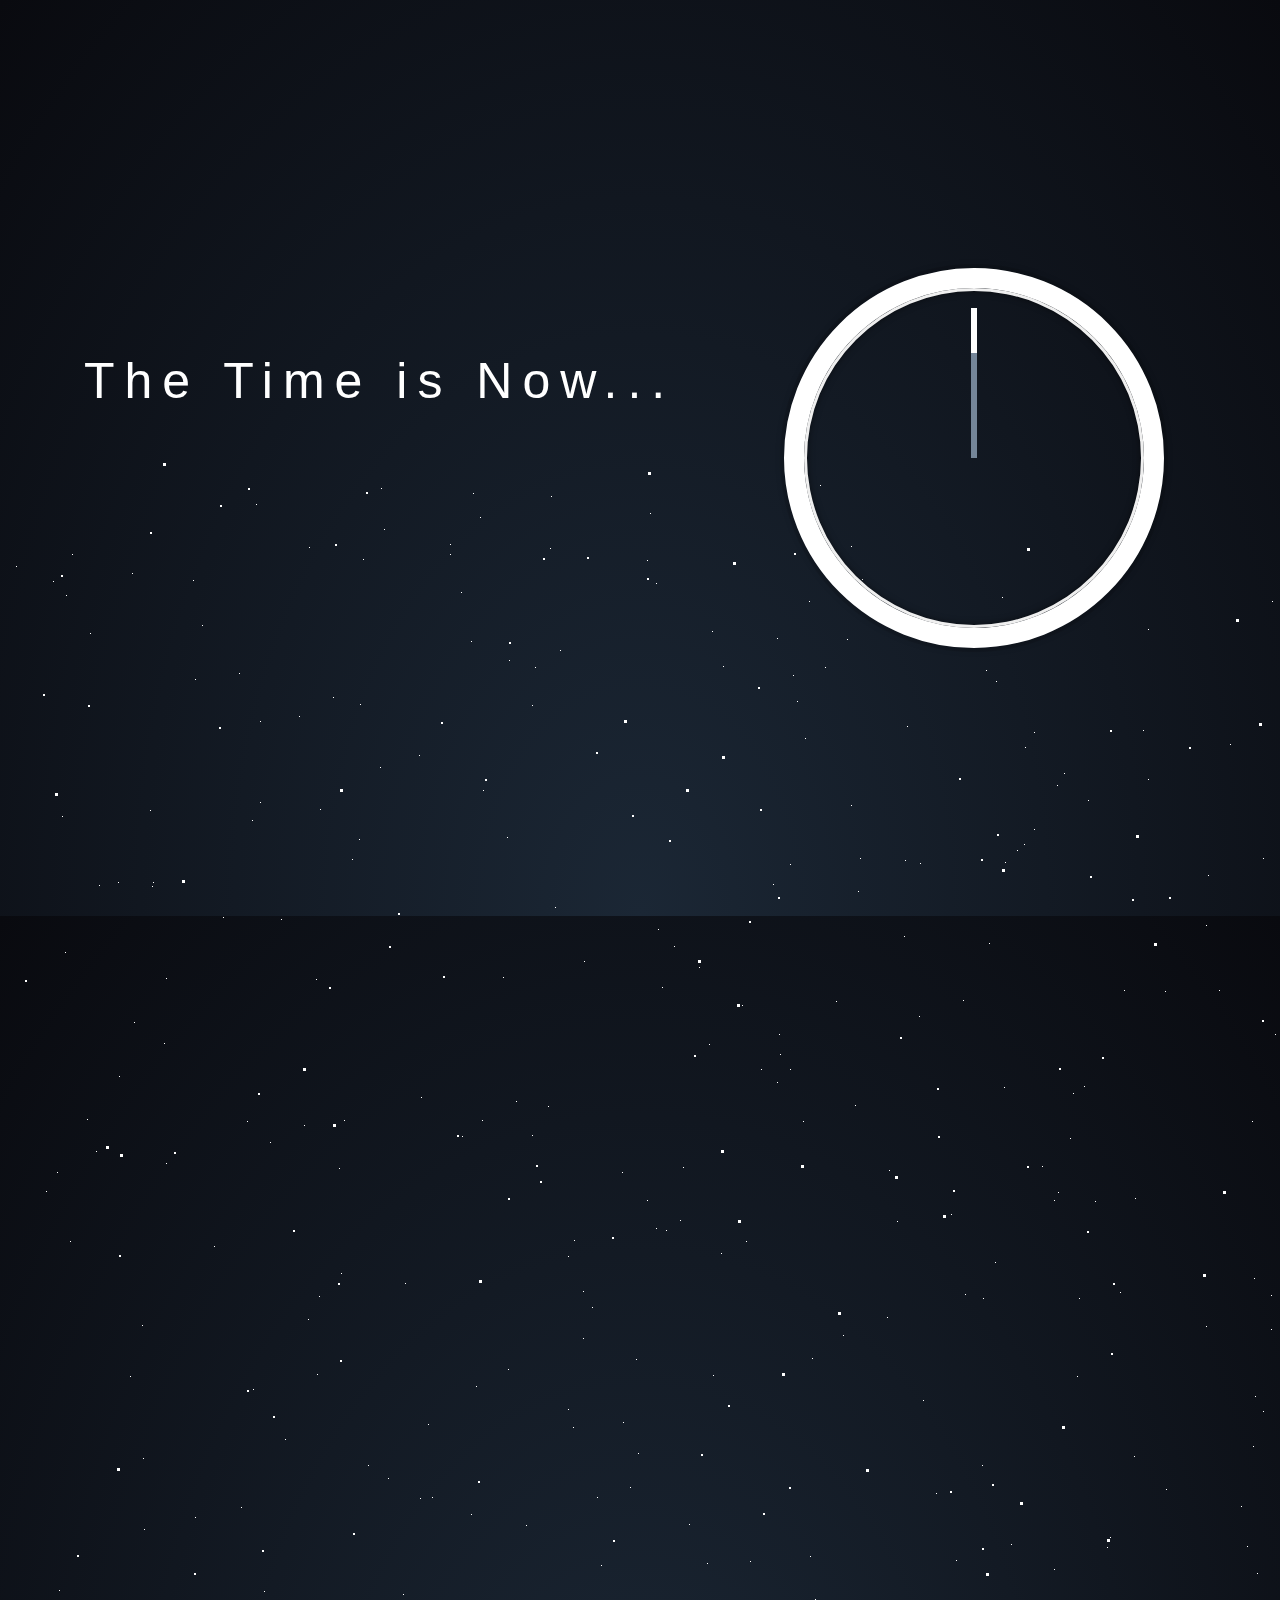
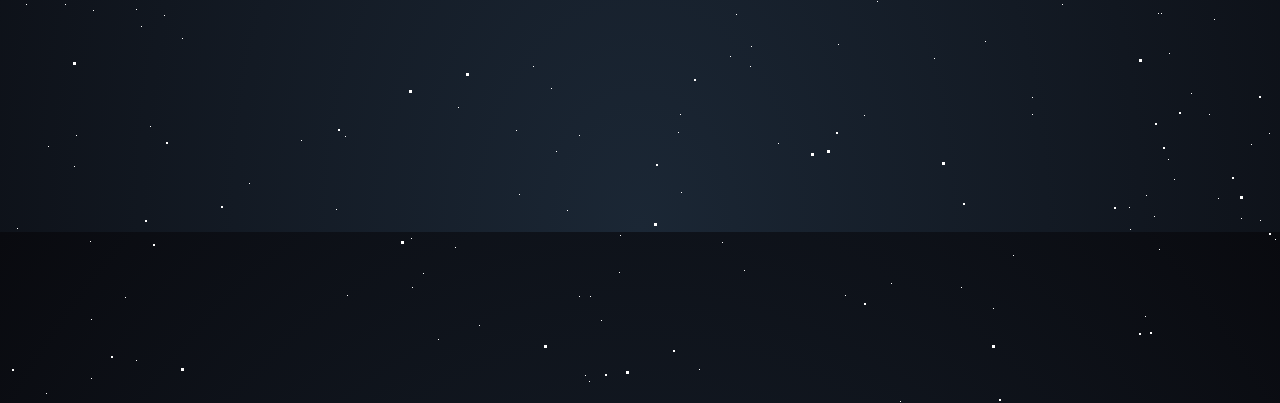
<file: index.html>
<!DOCTYPE html>
<html lang="en">

<head>
    <meta charset="UTF-8">
    <script src="http://code.jquery.com/jquery-1.10.1.min.js"></script>
    <link rel="stylesheet" type="text/css" href="style.css">
    <link rel="stylesheet" type="text/css" href="animations.css">
    <title>Space Clock</title>
</head>

<body>
    <div id="stars"></div>
    <div id="stars2"></div>
    <div id="stars3"></div>
    <h1 id="title" class="pulse">The Time is Now...</h1>
    <div class="clock">
        <div class="clock-face">
            <div class="hand hour-hand"></div>
            <div class="hand min-hand"></div>
            <div class="hand second-hand"></div>
        </div>
    </div>

    <script>
        const secondHand = document.querySelector('.second-hand');
        const minuteHand = document.querySelector('.min-hand');
        const hourHand = document.querySelector('.hour-hand');
        const allHands = document.querySelectorAll('.hand')
        function moveHands() {
            const now = new Date();
            //   seconds
            const seconds = now.getSeconds();
            const secondsDegrees = ((seconds / 60) * 360) + 90;
            //   Minutes
            secondHand.style.transform = `rotate(${secondsDegrees}deg)`;
            const minutes = now.getMinutes();
            const minutesDegrees = ((minutes / 60) * 360) + 90;
            minuteHand.style.transform = `rotate(${minutesDegrees}deg)`;
            //   Hours
            const hour = now.getHours();
            const hourDegrees = ((hour / 12) * 360) + 90;
            hourHand.style.transform = `rotate(${hourDegrees}deg)`;
            // Code to fix bug at 360 deg.
            // once seconds hits 60.
            if (secondsDegrees === 90) {
                allHands.forEach(hand => hand.style.transition = 'none')  // remove the all 0.05s transition
            } else {
                allHands.forEach(hand => hand.style.transition = '')      // using '' removes the inline style and reverts back to the stylesheet
            }
        }
        setInterval(moveHands, 1000);
        
    </script>
</body>

</html>
</file>
<file: style.css>
html {
        background:black;
        background-size:cover;
        font-family:'helvetica neue';
        text-align: center;
        font-size: 10px;
      }
      body {
        font-size: 2rem;
        display:flex;
        flex:1;
        min-height: 100vh;
        align-items: center;
      }
      .clock {
        width: 30rem;
        height: 30rem;
        border:20px solid white;
        border-radius:50%;
        margin:50px auto;
        position: relative;
        padding:2rem;
        box-shadow:
          0 0 0 4px rgba(0,0,0,0.1),
          inset 0 0 0 3px #EFEFEF,
          inset 0 0 10px black,
          0 0 10px rgba(0,0,0,0.2);
      }
      .clock-face {
        position: relative;
        width: 100%;
        height: 100%;
        transform: translateY(-3px); /* account for the height of the clock hands */
      }
      .hand {
        width:50%;
        height:6px;
        background:white;
        position: absolute;
        top:50%;
        transform-origin: 100%;     /* default is 50% which is the center of the element */
        transform: rotate(90deg);   /* sets the hands at 12 o clock */
        transition: all 0.05s; 
        transition-timing-function: cubic-bezier(0.1, 2.7, 0.58, 1)
      }
      /* Custom style to make the hour-hand look more like an hour hand */
      .hour-hand {
        background: linear-gradient(to left, rgba(117,134,153,1) 0%,rgba(117,134,153,1) 70%,rgba(117,134,153,1) 70%,rgba(117,134,153,0) 53%,rgba(117,134,153,0) 100%);
        z-index: 99;
      
        
  
  
  
      }

/* Stars Go Here */ 
/* Thanks to Saransh Sinha on Codepen.com */

html {
    height: auto;
    background: radial-gradient(ellipse at bottom, #1b2735 0%, #090a0f 100%);
    overflow: scroll;
    font-family: 'helvetica neue';
    text-align: center;
    font-size: 10px;
}

#front{
    color: #FFF;
    text-align: center;
    font-family: "lato", sans-serif;
    font-weight: 300;
    font-size: 50px;
    letter-spacing: 10px;
}

#data{
    color: #FFF;
    text-align: center;
    font-family: "lato", sans-serif;
    font-weight: 300;
    font-size: 50px;
    letter-spacing: 10px;
}

#back{
    color: #FFF;
    text-align: center;
    font-family: "lato", sans-serif;
    font-weight: 300;
    font-size: 50px;
    letter-spacing: 10px;
}
  
#stars {
    width: 1px;
    height: 1px;
    background: transparent;
    box-shadow: 1509px 1633px #FFF , 1621px 231px #FFF , 956px 1624px #FFF , 978px 212px #FFF , 1539px 1317px #FFF , 1583px 1342px #FFF , 1921px 1561px #FFF , 1422px 1110px #FFF , 1434px 377px #FFF , 362px 1743px #FFF , 508px 643px #FFF , 1802px 643px #FFF , 1859px 564px #FFF , 1698px 574px #FFF , 1949px 1487px #FFF , 204px 1745px #FFF , 84px 1739px #FFF , 783px 1827px #FFF , 543px 38px #FFF , 203px 1695px #FFF , 1741px 1663px #FFF , 1565px 694px #FFF , 1266px 1980px #FFF , 769px 180px #FFF , 1814px 131px #FFF , 1246px 820px #FFF , 1783px 1726px #FFF , 1618px 1782px #FFF , 1116px 532px #FFF , 1945px 1469px #FFF , 1754px 1798px #FFF , 508px 1272px #FFF , 850px 433px #FFF , 82px 1383px #FFF , 234px 1828px #FFF , 566px 782px #FFF , 1598px 1865px #FFF , 1992px 481px #FFF , 351px 1692px #FFF , 713px 795px #FFF , 1109px 1909px #FFF , 1039px 1631px #FFF , 1821px 1058px #FFF , 518px 1067px #FFF , 1153px 1155px #FFF , 1121px 1349px #FFF , 1158px 1031px #FFF , 648px 770px #FFF , 1936px 760px #FFF , 1046px 1111px #FFF , 1899px 1036px #FFF , 1537px 1725px #FFF , 296px 667px #FFF , 1803px 681px #FFF , 1278px 1466px #FFF , 843px 347px #FFF , 100px 1767px #FFF , 642px 55px #FFF , 1434px 1562px #FFF , 1581px 1101px #FFF , 1255px 400px #FFF , 1835px 836px #FFF , 1922px 1047px #FFF , 1267px 1381px #FFF , 122px 918px #FFF , 879px 859px #FFF , 1569px 763px #FFF , 854px 143px #FFF , 1563px 46px #FFF , 926px 1200px #FFF , 46px 1914px #FFF , 1588px 824px #FFF , 1411px 1189px #FFF , 1791px 561px #FFF , 45px 123px #FFF , 1255px 953px #FFF , 691px 509px #FFF , 955px 542px #FFF , 1045px 1691px #FFF , 307px 1829px #FFF , 159px 1551px #FFF , 1937px 1305px #FFF , 648px 125px #FFF , 1584px 482px #FFF , 57px 1146px #FFF , 1003px 1086px #FFF , 308px 521px #FFF , 1412px 788px #FFF , 463px 183px #FFF , 1415px 1588px #FFF , 83px 1520px #FFF , 1846px 1871px #FFF , 470px 1716px #FFF , 1675px 1893px #FFF , 1637px 1413px #FFF , 1126px 1923px #FFF , 342px 1681px #FFF , 1386px 1515px #FFF , 540px 648px #FFF , 953px 1429px #FFF , 158px 705px #FFF , 1261px 1275px #FFF , 1903px 634px #FFF , 156px 585px #FFF , 1966px 33px #FFF , 843px 88px #FFF , 931px 1562px #FFF , 424px 1039px #FFF , 1860px 1504px #FFF , 1601px 532px #FFF , 1349px 1424px #FFF , 413px 639px #FFF , 1219px 1691px #FFF , 1639px 280px #FFF , 713px 1729px #FFF , 468px 928px #FFF , 1893px 145px #FFF , 1922px 623px #FFF , 454px 678px #FFF , 456px 1656px #FFF , 524px 677px #FFF , 1835px 1332px #FFF , 475px 332px #FFF , 1796px 1704px #FFF , 602px 1897px #FFF , 1711px 1121px #FFF , 1556px 157px #FFF , 9px 1370px #FFF , 1026px 371px #FFF , 1956px 1495px #FFF , 1498px 596px #FFF , 1763px 1897px #FFF , 1247px 938px #FFF , 1206px 1161px #FFF , 1534px 1405px #FFF , 577px 1517px #FFF , 511px 1336px #FFF , 1274px 10px #FFF , 812px 27px #FFF , 1726px 765px #FFF , 206px 788px #FFF , 1682px 872px #FFF , 1146px 1358px #FFF , 1122px 1981px #FFF , 194px 167px #FFF , 1698px 1265px #FFF , 576px 503px #FFF , 1071px 840px #FFF , 1335px 593px #FFF , 681px 1066px #FFF , 1528px 227px #FFF , 1854px 1386px #FFF , 1017px 289px #FFF , 1600px 1936px #FFF , 1869px 524px #FFF , 1293px 934px #FFF , 852px 400px #FFF , 1161px 1195px #FFF , 1648px 617px #FFF , 577px 1929px #FFF , 1409px 162px #FFF , 8px 108px #FFF , 1137px 1458px #FFF , 996px 629px #FFF , 575px 833px #FFF , 1307px 1236px #FFF , 1890px 1825px #FFF , 542px 90px #FFF , 1135px 272px #FFF , 248px 46px #FFF , 672px 1256px #FFF , 932px 1936px #FFF , 103px 1888px #FFF , 1252px 1362px #FFF , 573px 1714px #FFF , 639px 742px #FFF , 628px 901px #FFF , 1807px 894px #FFF , 44px 1805px #FFF , 352px 246px #FFF , 1927px 491px #FFF , 472px 59px #FFF , 1840px 1342px #FFF , 1562px 774px #FFF , 915px 942px #FFF , 13px 1767px #FFF , 1264px 143px #FFF , 1326px 91px #FFF , 960px 1676px #FFF , 734px 547px #FFF , 111px 618px #FFF , 1225px 1849px #FFF , 896px 478px #FFF , 1056px 315px #FFF , 571px 1277px #FFF , 142px 352px #FFF , 1556px 1896px #FFF , 1970px 1770px #FFF , 540px 1806px #FFF , 769px 624px #FFF , 1524px 1614px #FFF , 463px 1056px #FFF , 767px 1732px #FFF , 839px 181px #FFF , 1756px 20px #FFF , 510px 1799px #FFF , 185px 122px #FFF , 742px 1103px #FFF , 524px 247px #FFF , 1978px 521px #FFF , 728px 1156px #FFF , 1330px 1470px #FFF , 297px 1930px #FFF , 1210px 1340px #FFF , 897px 402px #FFF , 134px 867px #FFF , 622px 1029px #FFF , 1541px 75px #FFF , 124px 115px #FFF , 1884px 1475px #FFF , 241px 1325px #FFF , 1804px 739px #FFF , 1263px 871px #FFF , 1660px 841px #FFF , 1087px 743px #FFF , 344px 401px #FFF , 1775px 1813px #FFF , 889px 763px #FFF , 1757px 1626px #FFF , 611px 1414px #FFF , 1726px 1063px #FFF , 1788px 642px #FFF , 525px 1208px #FFF , 787px 1551px #FFF , 1816px 1511px #FFF , 363px 1545px #FFF , 1736px 1921px #FFF , 1652px 1916px #FFF , 1140px 171px #FFF , 309px 916px #FFF , 1272px 436px #FFF , 1367px 1160px #FFF , 1877px 207px #FFF , 770px 1285px #FFF , 1510px 427px #FFF , 876px 1707px #FFF , 380px 1020px #FFF , 1086px 1622px #FFF , 1273px 1604px #FFF , 1157px 533px #FFF , 1311px 1002px #FFF , 1572px 1461px #FFF , 571px 1438px #FFF , 1610px 1612px #FFF , 1099px 1089px #FFF , 1198px 467px #FFF , 1588px 1484px #FFF , 490px 1839px #FFF , 471px 1467px #FFF , 802px 1098px #FFF , 1605px 606px #FFF , 355px 1813px #FFF , 994px 139px #FFF , 215px 459px #FFF , 1287px 493px #FFF , 499px 379px #FFF , 1902px 1606px #FFF , 447px 1389px #FFF , 355px 101px #FFF , 233px 1049px #FFF , 1122px 1371px #FFF , 1947px 1369px #FFF , 88px 693px #FFF , 1275px 92px #FFF , 202px 1602px #FFF , 1868px 1932px #FFF , 91px 427px #FFF , 442px 96px #FFF , 292px 1751px #FFF , 957px 836px #FFF , 1581px 789px #FFF , 245px 931px #FFF , 1126px 998px #FFF , 830px 1186px #FFF , 1436px 582px #FFF , 581px 1523px #FFF , 704px 173px #FFF , 1201px 1256px #FFF , 817px 209px #FFF , 1898px 365px #FFF , 328px 1351px #FFF , 1583px 1084px #FFF , 1715px 698px #FFF , 311px 838px #FFF , 1793px 1475px #FFF , 906px 1603px #FFF , 1613px 1702px #FFF , 829px 1873px #FFF , 797px 280px #FFF , 252px 263px #FFF , 194px 1575px #FFF , 85px 1152px #FFF , 668px 1929px #FFF , 1714px 507px #FFF , 144px 428px #FFF , 1303px 742px #FFF , 856px 1257px #FFF , 336px 662px #FFF , 1896px 1375px #FFF , 810px 1729px #FFF , 614px 714px #FFF , 1597px 444px #FFF , 558px 1842px #FFF , 974px 1007px #FFF , 1984px 253px #FFF , 68px 1277px #FFF , 1835px 1845px #FFF , 681px 1602px #FFF , 658px 772px #FFF , 1947px 1567px #FFF , 981px 485px #FFF , 1355px 929px #FFF , 1694px 1px #FFF , 1901px 980px #FFF , 912px 405px #FFF , 1449px 1817px #FFF , 670px 1274px #FFF , 239px 663px #FFF , 10px 1892px #FFF , 1363px 1284px #FFF , 827px 1804px #FFF , 1929px 1884px #FFF , 928px 1035px #FFF , 1431px 90px #FFF , 252px 344px #FFF , 395px 1136px #FFF , 610px 1712px #FFF , 817px 1844px #FFF , 1034px 708px #FFF , 1856px 1066px #FFF , 1009px 392px #FFF , 301px 89px #FFF , 1659px 1660px #FFF , 1965px 217px #FFF , 881px 712px #FFF , 277px 981px #FFF , 1967px 1904px #FFF , 1650px 1576px #FFF , 1614px 363px #FFF , 436px 1594px #FFF , 1062px 680px #FFF , 1813px 205px #FFF , 739px 1774px #FFF , 173px 1593px #FFF , 1726px 1406px #FFF , 1790px 1364px #FFF , 753px 611px #FFF , 1530px 1259px #FFF , 1373px 804px #FFF , 1208px 1924px #FFF , 1890px 134px #FFF , 589px 1039px #FFF , 1780px 110px #FFF , 552px 192px #FFF , 1211px 532px #FFF , 1985px 1554px #FFF , 1805px 506px #FFF , 1385px 1142px #FFF , 699px 1105px #FFF , 311px 1901px #FFF , 1560px 589px #FFF , 337px 1893px #FFF , 1243px 1286px #FFF , 715px 208px #FFF , 1573px 500px #FFF , 587px 1807px #FFF , 642px 1832px #FFF , 534px 1862px #FFF , 1076px 628px #FFF , 1429px 1049px #FFF , 865px 1784px #FFF , 722px 1198px #FFF , 548px 1293px #FFF , 1753px 1750px #FFF , 1708px 1884px #FFF , 1460px 1308px #FFF , 273px 461px #FFF , 1883px 965px #FFF , 187px 1059px #FFF , 351px 381px #FFF , 1797px 1850px #FFF , 1692px 1914px #FFF , 300px 861px #FFF , 987px 1826px #FFF , 1791px 99px #FFF , 128px 1502px #FFF , 543px 1230px #FFF , 1331px 72px #FFF , 404px 1429px #FFF , 30px 1861px #FFF , 1657px 275px #FFF , 339px 1437px #FFF , 1608px 792px #FFF , 1267px 576px #FFF , 1245px 988px #FFF , 883px 1425px #FFF , 902px 1967px #FFF , 1602px 1186px #FFF , 1233px 1048px #FFF , 1845px 581px #FFF , 332px 1917px #FFF , 1923px 617px #FFF , 1861px 1972px #FFF , 135px 1000px #FFF , 1602px 363px #FFF , 1307px 876px #FFF , 560px 1622px #FFF , 1996px 1881px #FFF , 738px 783px #FFF , 1568px 1968px #FFF , 639px 102px #FFF , 892px 1543px #FFF , 1637px 1826px #FFF , 319px 1740px #FFF , 57px 494px #FFF , 1943px 1267px #FFF , 785px 217px #FFF , 742px 1208px #FFF , 1394px 757px #FFF , 584px 849px #FFF , 1085px 1619px #FFF , 1419px 1483px #FFF , 1915px 272px #FFF , 1369px 531px #FFF , 1160px 1301px #FFF , 582px 1438px #FFF , 559px 1352px #FFF , 430px 1481px #FFF , 1906px 1985px #FFF , 136px 1071px #FFF , 868px 1873px #FFF , 1491px 499px #FFF , 20px 1596px #FFF , 1720px 1701px #FFF , 1337px 272px #FFF , 1049px 327px #FFF , 527px 209px #FFF , 560px 951px #FFF , 691px 1511px #FFF , 789px 243px #FFF , 1024px 1239px #FFF , 796px 1576px #FFF , 1325px 421px #FFF , 312px 351px #FFF , 18px 1146px #FFF , 1402px 476px #FFF , 1055px 970px #FFF , 90px 1657px #FFF , 1680px 374px #FFF , 1127px 740px #FFF , 156px 1667px #FFF , 1436px 419px #FFF , 1867px 956px #FFF , 1200px 417px #FFF , 1303px 210px #FFF , 1166px 1321px #FFF , 420px 966px #FFF , 771px 576px #FFF , 1416px 1603px #FFF , 51px 1132px #FFF , 244px 362px #FFF , 1978px 607px #FFF , 1798px 1315px #FFF , 1572px 934px #FFF , 911px 558px #FFF , 1529px 1797px #FFF , 376px 71px #FFF , 1244px 663px #FFF , 453px 134px #FFF , 1024px 1256px #FFF , 1419px 1745px #FFF , 75px 1639px #FFF , 807px 1141px #FFF , 1549px 1121px #FFF , 1646px 963px #FFF , 673px 1334px #FFF , 495px 519px #FFF , 1705px 1771px #FFF , 1787px 935px #FFF , 1826px 1012px #FFF , 1112px 834px #FFF , 778px 1994px #FFF , 1671px 1087px #FFF , 126px 564px #FFF , 1554px 1362px #FFF , 1437px 1322px #FFF , 743px 1188px #FFF , 117px 1439px #FFF , 1950px 143px #FFF , 1394px 1513px #FFF , 1521px 397px #FFF , 1568px 351px #FFF , 79px 661px #FFF , 1473px 1784px #FFF , 412px 1040px #FFF , 1233px 1360px #FFF , 1198px 868px #FFF , 1043px 1602px #FFF , 110px 424px #FFF , 1246px 1657px #FFF , 977px 1183px #FFF , 1538px 1448px #FFF , 82px 175px #FFF , 1483px 99px #FFF , 142px 1268px #FFF , 1441px 1352px #FFF , 736px 1412px #FFF , 1102px 1079px #FFF , 1972px 828px #FFF , 1151px 1391px #FFF , 547px 449px #FFF , 1303px 1349px #FFF , 1402px 582px #FFF , 847px 647px #FFF , 765px 426px #FFF , 1875px 1989px #FFF , 1054px 1146px #FFF , 331px 710px #FFF , 701px 586px #FFF , 1697px 1415px #FFF , 926px 1751px #FFF , 890px 1816px #FFF , 1787px 1456px #FFF , 985px 1450px #FFF , 795px 663px #FFF , 40px 1288px #FFF , 650px 471px #FFF , 1280px 1861px #FFF , 145px 424px #FFF , 1559px 852px #FFF , 1065px 635px #FFF , 378px 1643px #FFF , 1507px 1989px #FFF , 835px 877px #FFF , 1609px 451px #FFF , 666px 488px #FFF , 1768px 416px #FFF , 156px 1157px #FFF , 1589px 1101px #FFF , 1365px 295px #FFF , 1905px 1555px #FFF , 1639px 1068px #FFF , 1719px 1348px #FFF , 782px 611px #FFF , 1239px 1088px #FFF , 373px 30px #FFF , 854px 121px #FFF , 1528px 1495px #FFF , 1412px 1267px #FFF , 1372px 1116px #FFF , 511px 1556px #FFF , 62px 783px #FFF , 38px 733px #FFF , 1372px 1181px #FFF , 675px 709px #FFF , 49px 714px #FFF , 1279px 147px #FFF , 54px 358px #FFF , 1174px 1683px #FFF , 1276px 1893px #FFF , 397px 825px #FFF , 293px 1282px #FFF , 465px 35px #FFF , 84px 1610px #FFF , 1283px 1716px #FFF , 256px 1133px #FFF , 1050px 734px #FFF , 1275px 698px #FFF , 325px 239px #FFF , 1569px 1093px #FFF , 714px 1384px #FFF , 1539px 769px #FFF , 442px 86px #FFF , 411px 297px #FFF , 615px 964px #FFF , 66px 1308px #FFF , 1818px 1940px #FFF , 128px 1151px #FFF , 1661px 130px #FFF , 612px 1377px #FFF , 1877px 146px #FFF , 1005px 1397px #FFF , 1150px 1155px #FFF , 1138px 1337px #FFF , 1585px 196px #FFF , 804px 900px #FFF , 837px 1437px #FFF , 1337px 1519px #FFF , 1814px 724px #FFF , 575px 880px #FFF , 1249px 1115px #FFF , 705px 917px #FFF , 1470px 710px #FFF , 1395px 1324px #FFF , 1484px 1605px #FFF , 133px 1168px #FFF , 403px 1380px #FFF , 1873px 1880px #FFF , 291px 258px #FFF , 1459px 426px #FFF , 1016px 386px #FFF , 997px 404px #FFF , 606px 1730px #FFF , 593px 1107px #FFF , 1385px 44px #FFF , 1080px 342px #FFF , 987px 804px #FFF , 1183px 1235px #FFF , 221px 1815px #FFF , 337px 1278px #FFF , 1994px 59px #FFF , 450px 1249px #FFF , 869px 1143px #FFF , 948px 1102px #FFF , 988px 223px #FFF , 62px 1932px #FFF , 672px 762px #FFF , 415px 1415px #FFF , 1956px 1543px #FFF , 1688px 1449px #FFF , 1659px 1468px #FFF , 1380px 1823px #FFF , 38px 1535px #FFF , 796px 1672px #FFF , 1026px 274px #FFF , 1061px 1595px #FFF , 630px 995px #FFF , 1445px 1002px #FFF , 1587px 675px #FFF , 1676px 623px #FFF , 1069px 918px #FFF , 231px 215px #FFF , 1693px 1642px #FFF , 1577px 980px #FFF , 802px 1930px #FFF , 1232px 1575px #FFF , 899px 268px #FFF , 782px 406px #FFF , 1424px 913px #FFF , 1140px 321px #FFF , 83px 1461px #FFF , 1279px 401px #FFF , 1222px 286px #FFF , 602px 1894px #FFF , 593px 1462px #FFF , 654px 529px #FFF , 1704px 1228px #FFF , 1760px 537px #FFF , 828px 543px #FFF , 1263px 837px #FFF , 1921px 1311px #FFF , 500px 911px #FFF , 1403px 106px #FFF , 64px 96px #FFF , 565px 969px #FFF , 1885px 639px #FFF , 801px 143px #FFF , 1120px 1913px #FFF , 333px 815px #FFF , 174px 1180px #FFF , 158px 520px #FFF , 187px 221px #FFF , 498px 1559px #FFF , 1388px 1676px #FFF , 1732px 723px #FFF , 772px 596px #FFF , 1674px 1984px #FFF , 943px 756px #FFF , 1046px 742px #FFF , 360px 1007px #FFF , 1462px 902px #FFF , 143px 1824px #FFF , 1821px 1342px #FFF , 1607px 342px #FFF , 1345px 1579px #FFF , 262px 684px #FFF , 989px 1886px #FFF , 975px 840px #FFF , 1546px 1172px #FFF , 58px 1717px #FFF , 372px 309px #FFF , 1303px 1550px #FFF , 469px 1911px #FFF , 1513px 347px #FFF , 15px 1873px #FFF , 474px 662px #FFF , 1817px 148px #FFF , 58px 137px #FFF , 560px 798px #FFF , 501px 202px #FFF;
    animation: animStar 50s linear infinite;
}
#stars:after {
    content: " ";
    position: absolute;
    top: 2000px;
    width: 1px;
    height: 1px;
    background: transparent;
    box-shadow: 1509px 1633px #FFF , 1621px 231px #FFF , 956px 1624px #FFF , 978px 212px #FFF , 1539px 1317px #FFF , 1583px 1342px #FFF , 1921px 1561px #FFF , 1422px 1110px #FFF , 1434px 377px #FFF , 362px 1743px #FFF , 508px 643px #FFF , 1802px 643px #FFF , 1859px 564px #FFF , 1698px 574px #FFF , 1949px 1487px #FFF , 204px 1745px #FFF , 84px 1739px #FFF , 783px 1827px #FFF , 543px 38px #FFF , 203px 1695px #FFF , 1741px 1663px #FFF , 1565px 694px #FFF , 1266px 1980px #FFF , 769px 180px #FFF , 1814px 131px #FFF , 1246px 820px #FFF , 1783px 1726px #FFF , 1618px 1782px #FFF , 1116px 532px #FFF , 1945px 1469px #FFF , 1754px 1798px #FFF , 508px 1272px #FFF , 850px 433px #FFF , 82px 1383px #FFF , 234px 1828px #FFF , 566px 782px #FFF , 1598px 1865px #FFF , 1992px 481px #FFF , 351px 1692px #FFF , 713px 795px #FFF , 1109px 1909px #FFF , 1039px 1631px #FFF , 1821px 1058px #FFF , 518px 1067px #FFF , 1153px 1155px #FFF , 1121px 1349px #FFF , 1158px 1031px #FFF , 648px 770px #FFF , 1936px 760px #FFF , 1046px 1111px #FFF , 1899px 1036px #FFF , 1537px 1725px #FFF , 296px 667px #FFF , 1803px 681px #FFF , 1278px 1466px #FFF , 843px 347px #FFF , 100px 1767px #FFF , 642px 55px #FFF , 1434px 1562px #FFF , 1581px 1101px #FFF , 1255px 400px #FFF , 1835px 836px #FFF , 1922px 1047px #FFF , 1267px 1381px #FFF , 122px 918px #FFF , 879px 859px #FFF , 1569px 763px #FFF , 854px 143px #FFF , 1563px 46px #FFF , 926px 1200px #FFF , 46px 1914px #FFF , 1588px 824px #FFF , 1411px 1189px #FFF , 1791px 561px #FFF , 45px 123px #FFF , 1255px 953px #FFF , 691px 509px #FFF , 955px 542px #FFF , 1045px 1691px #FFF , 307px 1829px #FFF , 159px 1551px #FFF , 1937px 1305px #FFF , 648px 125px #FFF , 1584px 482px #FFF , 57px 1146px #FFF , 1003px 1086px #FFF , 308px 521px #FFF , 1412px 788px #FFF , 463px 183px #FFF , 1415px 1588px #FFF , 83px 1520px #FFF , 1846px 1871px #FFF , 470px 1716px #FFF , 1675px 1893px #FFF , 1637px 1413px #FFF , 1126px 1923px #FFF , 342px 1681px #FFF , 1386px 1515px #FFF , 540px 648px #FFF , 953px 1429px #FFF , 158px 705px #FFF , 1261px 1275px #FFF , 1903px 634px #FFF , 156px 585px #FFF , 1966px 33px #FFF , 843px 88px #FFF , 931px 1562px #FFF , 424px 1039px #FFF , 1860px 1504px #FFF , 1601px 532px #FFF , 1349px 1424px #FFF , 413px 639px #FFF , 1219px 1691px #FFF , 1639px 280px #FFF , 713px 1729px #FFF , 468px 928px #FFF , 1893px 145px #FFF , 1922px 623px #FFF , 454px 678px #FFF , 456px 1656px #FFF , 524px 677px #FFF , 1835px 1332px #FFF , 475px 332px #FFF , 1796px 1704px #FFF , 602px 1897px #FFF , 1711px 1121px #FFF , 1556px 157px #FFF , 9px 1370px #FFF , 1026px 371px #FFF , 1956px 1495px #FFF , 1498px 596px #FFF , 1763px 1897px #FFF , 1247px 938px #FFF , 1206px 1161px #FFF , 1534px 1405px #FFF , 577px 1517px #FFF , 511px 1336px #FFF , 1274px 10px #FFF , 812px 27px #FFF , 1726px 765px #FFF , 206px 788px #FFF , 1682px 872px #FFF , 1146px 1358px #FFF , 1122px 1981px #FFF , 194px 167px #FFF , 1698px 1265px #FFF , 576px 503px #FFF , 1071px 840px #FFF , 1335px 593px #FFF , 681px 1066px #FFF , 1528px 227px #FFF , 1854px 1386px #FFF , 1017px 289px #FFF , 1600px 1936px #FFF , 1869px 524px #FFF , 1293px 934px #FFF , 852px 400px #FFF , 1161px 1195px #FFF , 1648px 617px #FFF , 577px 1929px #FFF , 1409px 162px #FFF , 8px 108px #FFF , 1137px 1458px #FFF , 996px 629px #FFF , 575px 833px #FFF , 1307px 1236px #FFF , 1890px 1825px #FFF , 542px 90px #FFF , 1135px 272px #FFF , 248px 46px #FFF , 672px 1256px #FFF , 932px 1936px #FFF , 103px 1888px #FFF , 1252px 1362px #FFF , 573px 1714px #FFF , 639px 742px #FFF , 628px 901px #FFF , 1807px 894px #FFF , 44px 1805px #FFF , 352px 246px #FFF , 1927px 491px #FFF , 472px 59px #FFF , 1840px 1342px #FFF , 1562px 774px #FFF , 915px 942px #FFF , 13px 1767px #FFF , 1264px 143px #FFF , 1326px 91px #FFF , 960px 1676px #FFF , 734px 547px #FFF , 111px 618px #FFF , 1225px 1849px #FFF , 896px 478px #FFF , 1056px 315px #FFF , 571px 1277px #FFF , 142px 352px #FFF , 1556px 1896px #FFF , 1970px 1770px #FFF , 540px 1806px #FFF , 769px 624px #FFF , 1524px 1614px #FFF , 463px 1056px #FFF , 767px 1732px #FFF , 839px 181px #FFF , 1756px 20px #FFF , 510px 1799px #FFF , 185px 122px #FFF , 742px 1103px #FFF , 524px 247px #FFF , 1978px 521px #FFF , 728px 1156px #FFF , 1330px 1470px #FFF , 297px 1930px #FFF , 1210px 1340px #FFF , 897px 402px #FFF , 134px 867px #FFF , 622px 1029px #FFF , 1541px 75px #FFF , 124px 115px #FFF , 1884px 1475px #FFF , 241px 1325px #FFF , 1804px 739px #FFF , 1263px 871px #FFF , 1660px 841px #FFF , 1087px 743px #FFF , 344px 401px #FFF , 1775px 1813px #FFF , 889px 763px #FFF , 1757px 1626px #FFF , 611px 1414px #FFF , 1726px 1063px #FFF , 1788px 642px #FFF , 525px 1208px #FFF , 787px 1551px #FFF , 1816px 1511px #FFF , 363px 1545px #FFF , 1736px 1921px #FFF , 1652px 1916px #FFF , 1140px 171px #FFF , 309px 916px #FFF , 1272px 436px #FFF , 1367px 1160px #FFF , 1877px 207px #FFF , 770px 1285px #FFF , 1510px 427px #FFF , 876px 1707px #FFF , 380px 1020px #FFF , 1086px 1622px #FFF , 1273px 1604px #FFF , 1157px 533px #FFF , 1311px 1002px #FFF , 1572px 1461px #FFF , 571px 1438px #FFF , 1610px 1612px #FFF , 1099px 1089px #FFF , 1198px 467px #FFF , 1588px 1484px #FFF , 490px 1839px #FFF , 471px 1467px #FFF , 802px 1098px #FFF , 1605px 606px #FFF , 355px 1813px #FFF , 994px 139px #FFF , 215px 459px #FFF , 1287px 493px #FFF , 499px 379px #FFF , 1902px 1606px #FFF , 447px 1389px #FFF , 355px 101px #FFF , 233px 1049px #FFF , 1122px 1371px #FFF , 1947px 1369px #FFF , 88px 693px #FFF , 1275px 92px #FFF , 202px 1602px #FFF , 1868px 1932px #FFF , 91px 427px #FFF , 442px 96px #FFF , 292px 1751px #FFF , 957px 836px #FFF , 1581px 789px #FFF , 245px 931px #FFF , 1126px 998px #FFF , 830px 1186px #FFF , 1436px 582px #FFF , 581px 1523px #FFF , 704px 173px #FFF , 1201px 1256px #FFF , 817px 209px #FFF , 1898px 365px #FFF , 328px 1351px #FFF , 1583px 1084px #FFF , 1715px 698px #FFF , 311px 838px #FFF , 1793px 1475px #FFF , 906px 1603px #FFF , 1613px 1702px #FFF , 829px 1873px #FFF , 797px 280px #FFF , 252px 263px #FFF , 194px 1575px #FFF , 85px 1152px #FFF , 668px 1929px #FFF , 1714px 507px #FFF , 144px 428px #FFF , 1303px 742px #FFF , 856px 1257px #FFF , 336px 662px #FFF , 1896px 1375px #FFF , 810px 1729px #FFF , 614px 714px #FFF , 1597px 444px #FFF , 558px 1842px #FFF , 974px 1007px #FFF , 1984px 253px #FFF , 68px 1277px #FFF , 1835px 1845px #FFF , 681px 1602px #FFF , 658px 772px #FFF , 1947px 1567px #FFF , 981px 485px #FFF , 1355px 929px #FFF , 1694px 1px #FFF , 1901px 980px #FFF , 912px 405px #FFF , 1449px 1817px #FFF , 670px 1274px #FFF , 239px 663px #FFF , 10px 1892px #FFF , 1363px 1284px #FFF , 827px 1804px #FFF , 1929px 1884px #FFF , 928px 1035px #FFF , 1431px 90px #FFF , 252px 344px #FFF , 395px 1136px #FFF , 610px 1712px #FFF , 817px 1844px #FFF , 1034px 708px #FFF , 1856px 1066px #FFF , 1009px 392px #FFF , 301px 89px #FFF , 1659px 1660px #FFF , 1965px 217px #FFF , 881px 712px #FFF , 277px 981px #FFF , 1967px 1904px #FFF , 1650px 1576px #FFF , 1614px 363px #FFF , 436px 1594px #FFF , 1062px 680px #FFF , 1813px 205px #FFF , 739px 1774px #FFF , 173px 1593px #FFF , 1726px 1406px #FFF , 1790px 1364px #FFF , 753px 611px #FFF , 1530px 1259px #FFF , 1373px 804px #FFF , 1208px 1924px #FFF , 1890px 134px #FFF , 589px 1039px #FFF , 1780px 110px #FFF , 552px 192px #FFF , 1211px 532px #FFF , 1985px 1554px #FFF , 1805px 506px #FFF , 1385px 1142px #FFF , 699px 1105px #FFF , 311px 1901px #FFF , 1560px 589px #FFF , 337px 1893px #FFF , 1243px 1286px #FFF , 715px 208px #FFF , 1573px 500px #FFF , 587px 1807px #FFF , 642px 1832px #FFF , 534px 1862px #FFF , 1076px 628px #FFF , 1429px 1049px #FFF , 865px 1784px #FFF , 722px 1198px #FFF , 548px 1293px #FFF , 1753px 1750px #FFF , 1708px 1884px #FFF , 1460px 1308px #FFF , 273px 461px #FFF , 1883px 965px #FFF , 187px 1059px #FFF , 351px 381px #FFF , 1797px 1850px #FFF , 1692px 1914px #FFF , 300px 861px #FFF , 987px 1826px #FFF , 1791px 99px #FFF , 128px 1502px #FFF , 543px 1230px #FFF , 1331px 72px #FFF , 404px 1429px #FFF , 30px 1861px #FFF , 1657px 275px #FFF , 339px 1437px #FFF , 1608px 792px #FFF , 1267px 576px #FFF , 1245px 988px #FFF , 883px 1425px #FFF , 902px 1967px #FFF , 1602px 1186px #FFF , 1233px 1048px #FFF , 1845px 581px #FFF , 332px 1917px #FFF , 1923px 617px #FFF , 1861px 1972px #FFF , 135px 1000px #FFF , 1602px 363px #FFF , 1307px 876px #FFF , 560px 1622px #FFF , 1996px 1881px #FFF , 738px 783px #FFF , 1568px 1968px #FFF , 639px 102px #FFF , 892px 1543px #FFF , 1637px 1826px #FFF , 319px 1740px #FFF , 57px 494px #FFF , 1943px 1267px #FFF , 785px 217px #FFF , 742px 1208px #FFF , 1394px 757px #FFF , 584px 849px #FFF , 1085px 1619px #FFF , 1419px 1483px #FFF , 1915px 272px #FFF , 1369px 531px #FFF , 1160px 1301px #FFF , 582px 1438px #FFF , 559px 1352px #FFF , 430px 1481px #FFF , 1906px 1985px #FFF , 136px 1071px #FFF , 868px 1873px #FFF , 1491px 499px #FFF , 20px 1596px #FFF , 1720px 1701px #FFF , 1337px 272px #FFF , 1049px 327px #FFF , 527px 209px #FFF , 560px 951px #FFF , 691px 1511px #FFF , 789px 243px #FFF , 1024px 1239px #FFF , 796px 1576px #FFF , 1325px 421px #FFF , 312px 351px #FFF , 18px 1146px #FFF , 1402px 476px #FFF , 1055px 970px #FFF , 90px 1657px #FFF , 1680px 374px #FFF , 1127px 740px #FFF , 156px 1667px #FFF , 1436px 419px #FFF , 1867px 956px #FFF , 1200px 417px #FFF , 1303px 210px #FFF , 1166px 1321px #FFF , 420px 966px #FFF , 771px 576px #FFF , 1416px 1603px #FFF , 51px 1132px #FFF , 244px 362px #FFF , 1978px 607px #FFF , 1798px 1315px #FFF , 1572px 934px #FFF , 911px 558px #FFF , 1529px 1797px #FFF , 376px 71px #FFF , 1244px 663px #FFF , 453px 134px #FFF , 1024px 1256px #FFF , 1419px 1745px #FFF , 75px 1639px #FFF , 807px 1141px #FFF , 1549px 1121px #FFF , 1646px 963px #FFF , 673px 1334px #FFF , 495px 519px #FFF , 1705px 1771px #FFF , 1787px 935px #FFF , 1826px 1012px #FFF , 1112px 834px #FFF , 778px 1994px #FFF , 1671px 1087px #FFF , 126px 564px #FFF , 1554px 1362px #FFF , 1437px 1322px #FFF , 743px 1188px #FFF , 117px 1439px #FFF , 1950px 143px #FFF , 1394px 1513px #FFF , 1521px 397px #FFF , 1568px 351px #FFF , 79px 661px #FFF , 1473px 1784px #FFF , 412px 1040px #FFF , 1233px 1360px #FFF , 1198px 868px #FFF , 1043px 1602px #FFF , 110px 424px #FFF , 1246px 1657px #FFF , 977px 1183px #FFF , 1538px 1448px #FFF , 82px 175px #FFF , 1483px 99px #FFF , 142px 1268px #FFF , 1441px 1352px #FFF , 736px 1412px #FFF , 1102px 1079px #FFF , 1972px 828px #FFF , 1151px 1391px #FFF , 547px 449px #FFF , 1303px 1349px #FFF , 1402px 582px #FFF , 847px 647px #FFF , 765px 426px #FFF , 1875px 1989px #FFF , 1054px 1146px #FFF , 331px 710px #FFF , 701px 586px #FFF , 1697px 1415px #FFF , 926px 1751px #FFF , 890px 1816px #FFF , 1787px 1456px #FFF , 985px 1450px #FFF , 795px 663px #FFF , 40px 1288px #FFF , 650px 471px #FFF , 1280px 1861px #FFF , 145px 424px #FFF , 1559px 852px #FFF , 1065px 635px #FFF , 378px 1643px #FFF , 1507px 1989px #FFF , 835px 877px #FFF , 1609px 451px #FFF , 666px 488px #FFF , 1768px 416px #FFF , 156px 1157px #FFF , 1589px 1101px #FFF , 1365px 295px #FFF , 1905px 1555px #FFF , 1639px 1068px #FFF , 1719px 1348px #FFF , 782px 611px #FFF , 1239px 1088px #FFF , 373px 30px #FFF , 854px 121px #FFF , 1528px 1495px #FFF , 1412px 1267px #FFF , 1372px 1116px #FFF , 511px 1556px #FFF , 62px 783px #FFF , 38px 733px #FFF , 1372px 1181px #FFF , 675px 709px #FFF , 49px 714px #FFF , 1279px 147px #FFF , 54px 358px #FFF , 1174px 1683px #FFF , 1276px 1893px #FFF , 397px 825px #FFF , 293px 1282px #FFF , 465px 35px #FFF , 84px 1610px #FFF , 1283px 1716px #FFF , 256px 1133px #FFF , 1050px 734px #FFF , 1275px 698px #FFF , 325px 239px #FFF , 1569px 1093px #FFF , 714px 1384px #FFF , 1539px 769px #FFF , 442px 86px #FFF , 411px 297px #FFF , 615px 964px #FFF , 66px 1308px #FFF , 1818px 1940px #FFF , 128px 1151px #FFF , 1661px 130px #FFF , 612px 1377px #FFF , 1877px 146px #FFF , 1005px 1397px #FFF , 1150px 1155px #FFF , 1138px 1337px #FFF , 1585px 196px #FFF , 804px 900px #FFF , 837px 1437px #FFF , 1337px 1519px #FFF , 1814px 724px #FFF , 575px 880px #FFF , 1249px 1115px #FFF , 705px 917px #FFF , 1470px 710px #FFF , 1395px 1324px #FFF , 1484px 1605px #FFF , 133px 1168px #FFF , 403px 1380px #FFF , 1873px 1880px #FFF , 291px 258px #FFF , 1459px 426px #FFF , 1016px 386px #FFF , 997px 404px #FFF , 606px 1730px #FFF , 593px 1107px #FFF , 1385px 44px #FFF , 1080px 342px #FFF , 987px 804px #FFF , 1183px 1235px #FFF , 221px 1815px #FFF , 337px 1278px #FFF , 1994px 59px #FFF , 450px 1249px #FFF , 869px 1143px #FFF , 948px 1102px #FFF , 988px 223px #FFF , 62px 1932px #FFF , 672px 762px #FFF , 415px 1415px #FFF , 1956px 1543px #FFF , 1688px 1449px #FFF , 1659px 1468px #FFF , 1380px 1823px #FFF , 38px 1535px #FFF , 796px 1672px #FFF , 1026px 274px #FFF , 1061px 1595px #FFF , 630px 995px #FFF , 1445px 1002px #FFF , 1587px 675px #FFF , 1676px 623px #FFF , 1069px 918px #FFF , 231px 215px #FFF , 1693px 1642px #FFF , 1577px 980px #FFF , 802px 1930px #FFF , 1232px 1575px #FFF , 899px 268px #FFF , 782px 406px #FFF , 1424px 913px #FFF , 1140px 321px #FFF , 83px 1461px #FFF , 1279px 401px #FFF , 1222px 286px #FFF , 602px 1894px #FFF , 593px 1462px #FFF , 654px 529px #FFF , 1704px 1228px #FFF , 1760px 537px #FFF , 828px 543px #FFF , 1263px 837px #FFF , 1921px 1311px #FFF , 500px 911px #FFF , 1403px 106px #FFF , 64px 96px #FFF , 565px 969px #FFF , 1885px 639px #FFF , 801px 143px #FFF , 1120px 1913px #FFF , 333px 815px #FFF , 174px 1180px #FFF , 158px 520px #FFF , 187px 221px #FFF , 498px 1559px #FFF , 1388px 1676px #FFF , 1732px 723px #FFF , 772px 596px #FFF , 1674px 1984px #FFF , 943px 756px #FFF , 1046px 742px #FFF , 360px 1007px #FFF , 1462px 902px #FFF , 143px 1824px #FFF , 1821px 1342px #FFF , 1607px 342px #FFF , 1345px 1579px #FFF , 262px 684px #FFF , 989px 1886px #FFF , 975px 840px #FFF , 1546px 1172px #FFF , 58px 1717px #FFF , 372px 309px #FFF , 1303px 1550px #FFF , 469px 1911px #FFF , 1513px 347px #FFF , 15px 1873px #FFF , 474px 662px #FFF , 1817px 148px #FFF , 58px 137px #FFF , 560px 798px #FFF , 501px 202px #FFF;
}
  
#stars2 {
    width: 2px;
    height: 2px;
    background: transparent;
    box-shadow: 1736px 1585px #FFF , 357px 35px #FFF , 389px 456px #FFF , 972px 402px #FFF , 534px 101px #FFF , 660px 383px #FFF , 1290px 862px #FFF , 320px 530px #FFF , 1990px 1402px #FFF , 1552px 358px #FFF , 1517px 985px #FFF , 1180px 290px #FFF , 2000px 1415px #FFF , 1092px 1826px #FFF , 1170px 1255px #FFF , 623px 358px #FFF , 1905px 1254px #FFF , 954px 1346px #FFF , 1958px 370px #FFF , 1485px 217px #FFF , 692px 997px #FFF , 165px 695px #FFF , 1081px 419px #FFF , 1836px 1141px #FFF , 604px 1083px #FFF , 476px 322px #FFF , 253px 1093px #FFF , 1862px 78px #FFF , 1971px 552px #FFF , 664px 1493px #FFF , 34px 237px #FFF , 988px 377px #FFF , 1105px 1350px #FFF , 1838px 1687px #FFF , 1533px 55px #FFF , 1104px 826px #FFF , 754px 1056px #FFF , 1513px 164px #FFF , 1050px 611px #FFF , 1929px 1720px #FFF , 1534px 816px #FFF , 1250px 1239px #FFF , 432px 265px #FFF , 212px 1888px #FFF , 1659px 239px #FFF , 329px 1272px #FFF , 749px 230px #FFF , 284px 773px #FFF , 344px 1919px #FFF , 3px 1512px #FFF , 212px 1349px #FFF , 973px 1091px #FFF , 1101px 273px #FFF , 16px 523px #FFF , 52px 118px #FFF , 1586px 1800px #FFF , 1186px 1744px #FFF , 527px 708px #FFF , 1776px 624px #FFF , 1679px 1228px #FFF , 331px 903px #FFF , 1728px 1730px #FFF , 326px 87px #FFF , 1890px 950px #FFF , 1839px 1868px #FFF , 1893px 877px #FFF , 1153px 1900px #FFF , 1436px 763px #FFF , 578px 100px #FFF , 1459px 1339px #FFF , 603px 780px #FFF , 1840px 176px #FFF , 344px 1076px #FFF , 1666px 76px #FFF , 638px 121px #FFF , 802px 1654px #FFF , 94px 1904px #FFF , 605px 1778px #FFF , 1340px 1414px #FFF , 1253px 563px #FFF , 102px 1499px #FFF , 454px 1551px #FFF , 136px 1363px #FFF , 1663px 558px #FFF , 1078px 774px #FFF , 596px 1517px #FFF , 1831px 1536px #FFF , 1154px 1290px #FFF , 1296px 1187px #FFF , 1018px 709px #FFF , 1121px 1716px #FFF , 365px 1732px #FFF , 499px 741px #FFF , 122px 1846px #FFF , 975px 1947px #FFF , 1759px 1913px #FFF , 448px 678px #FFF , 785px 96px #FFF , 68px 1098px #FFF , 1383px 562px #FFF , 1146px 1266px #FFF , 380px 489px #FFF , 1993px 1387px #FFF , 990px 1542px #FFF , 1405px 27px #FFF , 1870px 225px #FFF , 388px 1728px #FFF , 1737px 1227px #FFF , 160px 1852px #FFF , 950px 321px #FFF , 1613px 1420px #FFF , 210px 270px #FFF , 144px 1387px #FFF , 1773px 1252px #FFF , 1392px 1652px #FFF , 1672px 1641px #FFF , 1795px 34px #FFF , 1624px 1526px #FFF , 211px 48px #FFF , 1130px 1476px #FFF , 1036px 1564px #FFF , 1954px 754px #FFF , 1537px 264px #FFF , 1530px 1134px #FFF , 1160px 440px #FFF , 1288px 416px #FFF , 329px 826px #FFF , 469px 1024px #FFF , 504px 1819px #FFF , 1514px 274px #FFF , 1559px 1862px #FFF , 1962px 119px #FFF , 157px 1285px #FFF , 1006px 183px #FFF , 587px 295px #FFF , 1679px 1822px #FFF , 827px 1275px #FFF , 1638px 241px #FFF , 531px 724px #FFF , 1093px 600px #FFF , 1829px 679px #FFF , 719px 948px #FFF , 141px 75px #FFF , 1857px 1842px #FFF , 751px 352px #FFF , 1306px 127px #FFF , 1576px 738px #FFF , 1341px 139px #FFF , 1656px 1525px #FFF , 1323px 1966px #FFF , 1372px 309px #FFF , 185px 1116px #FFF , 983px 1027px #FFF , 1758px 947px #FFF , 1023px 1969px #FFF , 1260px 1376px #FFF , 249px 636px #FFF , 543px 1897px #FFF , 1882px 1803px #FFF , 110px 798px #FFF , 616px 1914px #FFF , 928px 631px #FFF , 1937px 1728px #FFF , 1368px 813px #FFF , 1286px 775px #FFF , 1940px 1910px #FFF , 434px 519px #FFF , 1943px 932px #FFF , 1223px 1320px #FFF , 740px 464px #FFF , 685px 1222px #FFF , 1866px 1810px #FFF , 944px 733px #FFF , 1123px 442px #FFF , 1671px 1587px #FFF , 238px 933px #FFF , 929px 679px #FFF , 1102px 896px #FFF , 780px 1030px #FFF , 500px 185px #FFF , 1477px 833px #FFF , 647px 1307px #FFF , 855px 1446px #FFF , 941px 1034px #FFF , 1141px 1475px #FFF , 112px 1569px #FFF , 685px 598px #FFF , 239px 31px #FFF , 73px 1958px #FFF , 1243px 1571px #FFF , 769px 440px #FFF , 891px 580px #FFF , 1523px 664px #FFF , 79px 248px #FFF , 1530px 315px #FFF , 1295px 1143px #FFF , 1608px 1045px #FFF , 1960px 1543px #FFF , 264px 959px #FFF , 1500px 1299px #FFF;
    animation: animStar 100s linear infinite;
}
#stars2:after {
    content: " ";
    position: absolute;
    top: 2000px;
    width: 2px;
    height: 2px;
    background: transparent;
    box-shadow: 1736px 1585px #FFF , 357px 35px #FFF , 389px 456px #FFF , 972px 402px #FFF , 534px 101px #FFF , 660px 383px #FFF , 1290px 862px #FFF , 320px 530px #FFF , 1990px 1402px #FFF , 1552px 358px #FFF , 1517px 985px #FFF , 1180px 290px #FFF , 2000px 1415px #FFF , 1092px 1826px #FFF , 1170px 1255px #FFF , 623px 358px #FFF , 1905px 1254px #FFF , 954px 1346px #FFF , 1958px 370px #FFF , 1485px 217px #FFF , 692px 997px #FFF , 165px 695px #FFF , 1081px 419px #FFF , 1836px 1141px #FFF , 604px 1083px #FFF , 476px 322px #FFF , 253px 1093px #FFF , 1862px 78px #FFF , 1971px 552px #FFF , 664px 1493px #FFF , 34px 237px #FFF , 988px 377px #FFF , 1105px 1350px #FFF , 1838px 1687px #FFF , 1533px 55px #FFF , 1104px 826px #FFF , 754px 1056px #FFF , 1513px 164px #FFF , 1050px 611px #FFF , 1929px 1720px #FFF , 1534px 816px #FFF , 1250px 1239px #FFF , 432px 265px #FFF , 212px 1888px #FFF , 1659px 239px #FFF , 329px 1272px #FFF , 749px 230px #FFF , 284px 773px #FFF , 344px 1919px #FFF , 3px 1512px #FFF , 212px 1349px #FFF , 973px 1091px #FFF , 1101px 273px #FFF , 16px 523px #FFF , 52px 118px #FFF , 1586px 1800px #FFF , 1186px 1744px #FFF , 527px 708px #FFF , 1776px 624px #FFF , 1679px 1228px #FFF , 331px 903px #FFF , 1728px 1730px #FFF , 326px 87px #FFF , 1890px 950px #FFF , 1839px 1868px #FFF , 1893px 877px #FFF , 1153px 1900px #FFF , 1436px 763px #FFF , 578px 100px #FFF , 1459px 1339px #FFF , 603px 780px #FFF , 1840px 176px #FFF , 344px 1076px #FFF , 1666px 76px #FFF , 638px 121px #FFF , 802px 1654px #FFF , 94px 1904px #FFF , 605px 1778px #FFF , 1340px 1414px #FFF , 1253px 563px #FFF , 102px 1499px #FFF , 454px 1551px #FFF , 136px 1363px #FFF , 1663px 558px #FFF , 1078px 774px #FFF , 596px 1517px #FFF , 1831px 1536px #FFF , 1154px 1290px #FFF , 1296px 1187px #FFF , 1018px 709px #FFF , 1121px 1716px #FFF , 365px 1732px #FFF , 499px 741px #FFF , 122px 1846px #FFF , 975px 1947px #FFF , 1759px 1913px #FFF , 448px 678px #FFF , 785px 96px #FFF , 68px 1098px #FFF , 1383px 562px #FFF , 1146px 1266px #FFF , 380px 489px #FFF , 1993px 1387px #FFF , 990px 1542px #FFF , 1405px 27px #FFF , 1870px 225px #FFF , 388px 1728px #FFF , 1737px 1227px #FFF , 160px 1852px #FFF , 950px 321px #FFF , 1613px 1420px #FFF , 210px 270px #FFF , 144px 1387px #FFF , 1773px 1252px #FFF , 1392px 1652px #FFF , 1672px 1641px #FFF , 1795px 34px #FFF , 1624px 1526px #FFF , 211px 48px #FFF , 1130px 1476px #FFF , 1036px 1564px #FFF , 1954px 754px #FFF , 1537px 264px #FFF , 1530px 1134px #FFF , 1160px 440px #FFF , 1288px 416px #FFF , 329px 826px #FFF , 469px 1024px #FFF , 504px 1819px #FFF , 1514px 274px #FFF , 1559px 1862px #FFF , 1962px 119px #FFF , 157px 1285px #FFF , 1006px 183px #FFF , 587px 295px #FFF , 1679px 1822px #FFF , 827px 1275px #FFF , 1638px 241px #FFF , 531px 724px #FFF , 1093px 600px #FFF , 1829px 679px #FFF , 719px 948px #FFF , 141px 75px #FFF , 1857px 1842px #FFF , 751px 352px #FFF , 1306px 127px #FFF , 1576px 738px #FFF , 1341px 139px #FFF , 1656px 1525px #FFF , 1323px 1966px #FFF , 1372px 309px #FFF , 185px 1116px #FFF , 983px 1027px #FFF , 1758px 947px #FFF , 1023px 1969px #FFF , 1260px 1376px #FFF , 249px 636px #FFF , 543px 1897px #FFF , 1882px 1803px #FFF , 110px 798px #FFF , 616px 1914px #FFF , 928px 631px #FFF , 1937px 1728px #FFF , 1368px 813px #FFF , 1286px 775px #FFF , 1940px 1910px #FFF , 434px 519px #FFF , 1943px 932px #FFF , 1223px 1320px #FFF , 740px 464px #FFF , 685px 1222px #FFF , 1866px 1810px #FFF , 944px 733px #FFF , 1123px 442px #FFF , 1671px 1587px #FFF , 238px 933px #FFF , 929px 679px #FFF , 1102px 896px #FFF , 780px 1030px #FFF , 500px 185px #FFF , 1477px 833px #FFF , 647px 1307px #FFF , 855px 1446px #FFF , 941px 1034px #FFF , 1141px 1475px #FFF , 112px 1569px #FFF , 685px 598px #FFF , 239px 31px #FFF , 73px 1958px #FFF , 1243px 1571px #FFF , 769px 440px #FFF , 891px 580px #FFF , 1523px 664px #FFF , 79px 248px #FFF , 1530px 315px #FFF , 1295px 1143px #FFF , 1608px 1045px #FFF , 1960px 1543px #FFF , 264px 959px #FFF , 1500px 1299px #FFF;
}
  
#stars3 {
    width: 3px;
    height: 3px;
    background: transparent;
    box-shadow: 687px 503px #FFF , 124px 1828px #FFF , 827px 855px #FFF , 419px 1666px #FFF , 1816px 156px #FFF , 1717px 1336px #FFF , 1523px 686px #FFF , 981px 1488px #FFF , 1953px 573px #FFF , 533px 1488px #FFF , 1878px 824px #FFF , 1746px 1765px #FFF , 1556px 1895px #FFF , 828px 1972px #FFF , 213px 1756px #FFF , 1192px 817px #FFF , 1718px 962px #FFF , 1575px 547px #FFF , 727px 763px #FFF , 145px 1861px #FFF , 771px 916px #FFF , 790px 708px #FFF , 857px 1609px #FFF , 621px 1702px #FFF , 95px 689px #FFF , 1189px 1725px #FFF , 800px 1296px #FFF , 1577px 911px #FFF , 322px 667px #FFF , 1829px 1986px #FFF , 329px 332px #FFF , 1611px 1042px #FFF , 615px 1514px #FFF , 1672px 1861px #FFF , 468px 823px #FFF , 931px 1305px #FFF , 991px 412px #FFF , 1608px 1404px #FFF , 1444px 494px #FFF , 1213px 1582px #FFF , 1426px 1763px #FFF , 106px 1011px #FFF , 1598px 1217px #FFF , 1212px 734px #FFF , 109px 697px #FFF , 1225px 162px #FFF , 1128px 1202px #FFF , 1647px 1126px #FFF , 975px 1116px #FFF , 643px 1366px #FFF , 1016px 91px #FFF , 1229px 1339px #FFF , 726px 547px #FFF , 1971px 1244px #FFF , 152px 6px #FFF , 62px 1205px #FFF , 1550px 1168px #FFF , 1849px 1739px #FFF , 1452px 1501px #FFF , 1318px 1402px #FFF , 1143px 486px #FFF , 1248px 266px #FFF , 710px 693px #FFF , 1096px 1082px #FFF , 855px 1012px #FFF , 390px 1384px #FFF , 1568px 1925px #FFF , 1415px 1563px #FFF , 884px 719px #FFF , 675px 332px #FFF , 1630px 1574px #FFF , 932px 758px #FFF , 234px 1937px #FFF , 44px 336px #FFF , 398px 1233px #FFF , 577px 1940px #FFF , 637px 15px #FFF , 1112px 1764px #FFF , 816px 1293px #FFF , 1766px 300px #FFF , 1398px 291px #FFF , 1051px 969px #FFF , 218px 1859px #FFF , 1501px 82px #FFF , 1125px 378px #FFF , 1009px 1045px #FFF , 292px 611px #FFF , 733px 1857px #FFF , 1303px 1837px #FFF , 1657px 1134px #FFF , 256px 1846px #FFF , 455px 1216px #FFF , 170px 1511px #FFF , 722px 105px #FFF , 1471px 1223px #FFF , 171px 423px #FFF , 613px 263px #FFF , 711px 299px #FFF , 1659px 526px #FFF , 1791px 1730px #FFF;
    animation: animStar 150s linear infinite;
}

#stars3:after {
    content: " ";
    position: absolute;
    top: 2000px;
    width: 3px;
    height: 3px;
    background: transparent;
    box-shadow: 687px 503px #FFF , 124px 1828px #FFF , 827px 855px #FFF , 419px 1666px #FFF , 1816px 156px #FFF , 1717px 1336px #FFF , 1523px 686px #FFF , 981px 1488px #FFF , 1953px 573px #FFF , 533px 1488px #FFF , 1878px 824px #FFF , 1746px 1765px #FFF , 1556px 1895px #FFF , 828px 1972px #FFF , 213px 1756px #FFF , 1192px 817px #FFF , 1718px 962px #FFF , 1575px 547px #FFF , 727px 763px #FFF , 145px 1861px #FFF , 771px 916px #FFF , 790px 708px #FFF , 857px 1609px #FFF , 621px 1702px #FFF , 95px 689px #FFF , 1189px 1725px #FFF , 800px 1296px #FFF , 1577px 911px #FFF , 322px 667px #FFF , 1829px 1986px #FFF , 329px 332px #FFF , 1611px 1042px #FFF , 615px 1514px #FFF , 1672px 1861px #FFF , 468px 823px #FFF , 931px 1305px #FFF , 991px 412px #FFF , 1608px 1404px #FFF , 1444px 494px #FFF , 1213px 1582px #FFF , 1426px 1763px #FFF , 106px 1011px #FFF , 1598px 1217px #FFF , 1212px 734px #FFF , 109px 697px #FFF , 1225px 162px #FFF , 1128px 1202px #FFF , 1647px 1126px #FFF , 975px 1116px #FFF , 643px 1366px #FFF , 1016px 91px #FFF , 1229px 1339px #FFF , 726px 547px #FFF , 1971px 1244px #FFF , 152px 6px #FFF , 62px 1205px #FFF , 1550px 1168px #FFF , 1849px 1739px #FFF , 1452px 1501px #FFF , 1318px 1402px #FFF , 1143px 486px #FFF , 1248px 266px #FFF , 710px 693px #FFF , 1096px 1082px #FFF , 855px 1012px #FFF , 390px 1384px #FFF , 1568px 1925px #FFF , 1415px 1563px #FFF , 884px 719px #FFF , 675px 332px #FFF , 1630px 1574px #FFF , 932px 758px #FFF , 234px 1937px #FFF , 44px 336px #FFF , 398px 1233px #FFF , 577px 1940px #FFF , 637px 15px #FFF , 1112px 1764px #FFF , 816px 1293px #FFF , 1766px 300px #FFF , 1398px 291px #FFF , 1051px 969px #FFF , 218px 1859px #FFF , 1501px 82px #FFF , 1125px 378px #FFF , 1009px 1045px #FFF , 292px 611px #FFF , 733px 1857px #FFF , 1303px 1837px #FFF , 1657px 1134px #FFF , 256px 1846px #FFF , 455px 1216px #FFF , 170px 1511px #FFF , 722px 105px #FFF , 1471px 1223px #FFF , 171px 423px #FFF , 613px 263px #FFF , 711px 299px #FFF , 1659px 526px #FFF , 1791px 1730px #FFF;
}
  
#title {
    position: relative;
    top: 50%;
    left: 0;
    right: 0;
    color: #FFF;
    text-align: center;
    font-family: "lato", sans-serif;
    font-weight: 300;
    font-size: 50px;
    letter-spacing: 10px;
    margin-top: -120px;
    padding-left: 70px;
}

 #title span {
    background: -webkit-linear-gradient(white, #38495a);
    -webkit-background-clip: text;
    -webkit-text-fill-color: transparent;
}
  
@keyframes animStar {
    from {
      transform: translateY(0px);
    }
    to {
      transform: translateY(-2000px);
    }
  }
  
  

  /* ===== Style for smartphone and iPad in portrait & landscape== =  */
@media only screen 
and (min-device-width : 320px)
and (max-device-width : 1024px)  {  
.sp-page-builder .page-content #noparallax {
    background-attachment: unset !important;
    background-position: center top !important; }
}
</file>
<file: animations.css>
/*
==============================================
CSS3 ANIMATION CHEAT SHEET
==============================================

Made by Justin Aguilar

www.justinaguilar.com/animations/

Questions, comments, concerns, love letters:
justin@justinaguilar.com
==============================================
*/

/*
==============================================
slideDown
==============================================
*/


.slideDown{
	animation-name: slideDown;
	-webkit-animation-name: slideDown;	

	animation-duration: 1s;	
	-webkit-animation-duration: 1s;

	animation-timing-function: ease;	
	-webkit-animation-timing-function: ease;	

	visibility: visible !important;						
}

@keyframes slideDown {
	0% {
		transform: translateY(-100%);
	}
	50%{
		transform: translateY(8%);
	}
	65%{
		transform: translateY(-4%);
	}
	80%{
		transform: translateY(4%);
	}
	95%{
		transform: translateY(-2%);
	}			
	100% {
		transform: translateY(0%);
	}		
}

@-webkit-keyframes slideDown {
	0% {
		-webkit-transform: translateY(-100%);
	}
	50%{
		-webkit-transform: translateY(8%);
	}
	65%{
		-webkit-transform: translateY(-4%);
	}
	80%{
		-webkit-transform: translateY(4%);
	}
	95%{
		-webkit-transform: translateY(-2%);
	}			
	100% {
		-webkit-transform: translateY(0%);
	}	
}

/*
==============================================
slideUp
==============================================
*/


.slideUp{
	animation-name: slideUp;
	-webkit-animation-name: slideUp;	

	animation-duration: 1s;	
	-webkit-animation-duration: 1s;

	animation-timing-function: ease;	
	-webkit-animation-timing-function: ease;

	visibility: visible !important;			
}

@keyframes slideUp {
	0% {
		transform: translateY(100%);
	}
	50%{
		transform: translateY(-8%);
	}
	65%{
		transform: translateY(4%);
	}
	80%{
		transform: translateY(-4%);
	}
	95%{
		transform: translateY(2%);
	}			
	100% {
		transform: translateY(0%);
	}	
}

@-webkit-keyframes slideUp {
	0% {
		-webkit-transform: translateY(100%);
	}
	50%{
		-webkit-transform: translateY(-8%);
	}
	65%{
		-webkit-transform: translateY(4%);
	}
	80%{
		-webkit-transform: translateY(-4%);
	}
	95%{
		-webkit-transform: translateY(2%);
	}			
	100% {
		-webkit-transform: translateY(0%);
	}	
}

/*
==============================================
slideLeft
==============================================
*/


.slideLeft{
	animation-name: slideLeft;
	-webkit-animation-name: slideLeft;	

	animation-duration: 1s;	
	-webkit-animation-duration: 1s;

	animation-timing-function: ease-in-out;	
	-webkit-animation-timing-function: ease-in-out;		

	visibility: visible !important;	
}

@keyframes slideLeft {
	0% {
		transform: translateX(150%);
	}
	50%{
		transform: translateX(-8%);
	}
	65%{
		transform: translateX(4%);
	}
	80%{
		transform: translateX(-4%);
	}
	95%{
		transform: translateX(2%);
	}			
	100% {
		transform: translateX(0%);
	}
}

@-webkit-keyframes slideLeft {
	0% {
		-webkit-transform: translateX(150%);
	}
	50%{
		-webkit-transform: translateX(-8%);
	}
	65%{
		-webkit-transform: translateX(4%);
	}
	80%{
		-webkit-transform: translateX(-4%);
	}
	95%{
		-webkit-transform: translateX(2%);
	}			
	100% {
		-webkit-transform: translateX(0%);
	}
}

/*
==============================================
slideRight
==============================================
*/


.slideRight{
	animation-name: slideRight;
	-webkit-animation-name: slideRight;	

	animation-duration: 1s;	
	-webkit-animation-duration: 1s;

	animation-timing-function: ease-in-out;	
	-webkit-animation-timing-function: ease-in-out;		

	visibility: visible !important;	
}

@keyframes slideRight {
	0% {
		transform: translateX(-150%);
	}
	50%{
		transform: translateX(8%);
	}
	65%{
		transform: translateX(-4%);
	}
	80%{
		transform: translateX(4%);
	}
	95%{
		transform: translateX(-2%);
	}			
	100% {
		transform: translateX(0%);
	}	
}

@-webkit-keyframes slideRight {
	0% {
		-webkit-transform: translateX(-150%);
	}
	50%{
		-webkit-transform: translateX(8%);
	}
	65%{
		-webkit-transform: translateX(-4%);
	}
	80%{
		-webkit-transform: translateX(4%);
	}
	95%{
		-webkit-transform: translateX(-2%);
	}			
	100% {
		-webkit-transform: translateX(0%);
	}
}

/*
==============================================
slideExpandUp
==============================================
*/


.slideExpandUp{
	animation-name: slideExpandUp;
	-webkit-animation-name: slideExpandUp;	

	animation-duration: 1.6s;	
	-webkit-animation-duration: 1.6s;

	animation-timing-function: ease-out;	
	-webkit-animation-timing-function: ease -out;

	visibility: visible !important;	
}

@keyframes slideExpandUp {
	0% {
		transform: translateY(100%) scaleX(0.5);
	}
	30%{
		transform: translateY(-8%) scaleX(0.5);
	}	
	40%{
		transform: translateY(2%) scaleX(0.5);
	}
	50%{
		transform: translateY(0%) scaleX(1.1);
	}
	60%{
		transform: translateY(0%) scaleX(0.9);		
	}
	70% {
		transform: translateY(0%) scaleX(1.05);
	}			
	80%{
		transform: translateY(0%) scaleX(0.95);		
	}
	90% {
		transform: translateY(0%) scaleX(1.02);
	}	
	100%{
		transform: translateY(0%) scaleX(1);		
	}
}

@-webkit-keyframes slideExpandUp {
	0% {
		-webkit-transform: translateY(100%) scaleX(0.5);
	}
	30%{
		-webkit-transform: translateY(-8%) scaleX(0.5);
	}	
	40%{
		-webkit-transform: translateY(2%) scaleX(0.5);
	}
	50%{
		-webkit-transform: translateY(0%) scaleX(1.1);
	}
	60%{
		-webkit-transform: translateY(0%) scaleX(0.9);		
	}
	70% {
		-webkit-transform: translateY(0%) scaleX(1.05);
	}			
	80%{
		-webkit-transform: translateY(0%) scaleX(0.95);		
	}
	90% {
		-webkit-transform: translateY(0%) scaleX(1.02);
	}	
	100%{
		-webkit-transform: translateY(0%) scaleX(1);		
	}
}

/*
==============================================
expandUp
==============================================
*/


.expandUp{
	animation-name: expandUp;
	-webkit-animation-name: expandUp;	

	animation-duration: 0.7s;	
	-webkit-animation-duration: 0.7s;

	animation-timing-function: ease;	
	-webkit-animation-timing-function: ease;		

	visibility: visible !important;	
}

@keyframes expandUp {
	0% {
		transform: translateY(100%) scale(0.6) scaleY(0.5);
	}
	60%{
		transform: translateY(-7%) scaleY(1.12);
	}
	75%{
		transform: translateY(3%);
	}	
	100% {
		transform: translateY(0%) scale(1) scaleY(1);
	}	
}

@-webkit-keyframes expandUp {
	0% {
		-webkit-transform: translateY(100%) scale(0.6) scaleY(0.5);
	}
	60%{
		-webkit-transform: translateY(-7%) scaleY(1.12);
	}
	75%{
		-webkit-transform: translateY(3%);
	}	
	100% {
		-webkit-transform: translateY(0%) scale(1) scaleY(1);
	}	
}

/*
==============================================
fadeIn
==============================================
*/

.fadeIn{
	animation-name: fadeIn;
	-webkit-animation-name: fadeIn;	

	animation-duration: 1.5s;	
	-webkit-animation-duration: 1.5s;

	animation-timing-function: ease-in-out;	
	-webkit-animation-timing-function: ease-in-out;		

	visibility: visible !important;	
}

@keyframes fadeIn {
	0% {
		transform: scale(0);
		opacity: 0.0;		
	}
	60% {
		transform: scale(1.1);	
	}
	80% {
		transform: scale(0.9);
		opacity: 1;	
	}	
	100% {
		transform: scale(1);
		opacity: 1;	
	}		
}

@-webkit-keyframes fadeIn {
	0% {
		-webkit-transform: scale(0);
		opacity: 0.0;		
	}
	60% {
		-webkit-transform: scale(1.1);
	}
	80% {
		-webkit-transform: scale(0.9);
		opacity: 1;	
	}	
	100% {
		-webkit-transform: scale(1);
		opacity: 1;	
	}		
}

/*
==============================================
expandOpen
==============================================
*/


.expandOpen{
	animation-name: expandOpen;
	-webkit-animation-name: expandOpen;	

	animation-duration: 1.2s;	
	-webkit-animation-duration: 1.2s;

	animation-timing-function: ease-out;	
	-webkit-animation-timing-function: ease-out;	

	visibility: visible !important;	
}

@keyframes expandOpen {
	0% {
		transform: scale(1.8);		
	}
	50% {
		transform: scale(0.95);
	}	
	80% {
		transform: scale(1.05);
	}
	90% {
		transform: scale(0.98);
	}	
	100% {
		transform: scale(1);
	}			
}

@-webkit-keyframes expandOpen {
	0% {
		-webkit-transform: scale(1.8);		
	}
	50% {
		-webkit-transform: scale(0.95);
	}	
	80% {
		-webkit-transform: scale(1.05);
	}
	90% {
		-webkit-transform: scale(0.98);
	}	
	100% {
		-webkit-transform: scale(1);
	}					
}

/*
==============================================
bigEntrance
==============================================
*/


.bigEntrance{
	animation-name: bigEntrance;
	-webkit-animation-name: bigEntrance;	

	animation-duration: 1.6s;	
	-webkit-animation-duration: 1.6s;

	animation-timing-function: ease-out;	
	-webkit-animation-timing-function: ease-out;	

	visibility: visible !important;			
}

@keyframes bigEntrance {
	0% {
		transform: scale(0.3) rotate(6deg) translateX(-30%) translateY(30%);
		opacity: 0.2;
	}
	30% {
		transform: scale(1.03) rotate(-2deg) translateX(2%) translateY(-2%);		
		opacity: 1;
	}
	45% {
		transform: scale(0.98) rotate(1deg) translateX(0%) translateY(0%);
		opacity: 1;
	}
	60% {
		transform: scale(1.01) rotate(-1deg) translateX(0%) translateY(0%);		
		opacity: 1;
	}	
	75% {
		transform: scale(0.99) rotate(1deg) translateX(0%) translateY(0%);
		opacity: 1;
	}
	90% {
		transform: scale(1.01) rotate(0deg) translateX(0%) translateY(0%);		
		opacity: 1;
	}	
	100% {
		transform: scale(1) rotate(0deg) translateX(0%) translateY(0%);
		opacity: 1;
	}		
}

@-webkit-keyframes bigEntrance {
	0% {
		-webkit-transform: scale(0.3) rotate(6deg) translateX(-30%) translateY(30%);
		opacity: 0.2;
	}
	30% {
		-webkit-transform: scale(1.03) rotate(-2deg) translateX(2%) translateY(-2%);		
		opacity: 1;
	}
	45% {
		-webkit-transform: scale(0.98) rotate(1deg) translateX(0%) translateY(0%);
		opacity: 1;
	}
	60% {
		-webkit-transform: scale(1.01) rotate(-1deg) translateX(0%) translateY(0%);		
		opacity: 1;
	}	
	75% {
		-webkit-transform: scale(0.99) rotate(1deg) translateX(0%) translateY(0%);
		opacity: 1;
	}
	90% {
		-webkit-transform: scale(1.01) rotate(0deg) translateX(0%) translateY(0%);		
		opacity: 1;
	}	
	100% {
		-webkit-transform: scale(1) rotate(0deg) translateX(0%) translateY(0%);
		opacity: 1;
	}				
}

/*
==============================================
hatch
==============================================
*/

.hatch{
	animation-name: hatch;
	-webkit-animation-name: hatch;	

	animation-duration: 2s;	
	-webkit-animation-duration: 2s;

	animation-timing-function: ease-in-out;	
	-webkit-animation-timing-function: ease-in-out;

	transform-origin: 50% 100%;
	-ms-transform-origin: 50% 100%;
	-webkit-transform-origin: 50% 100%; 

	visibility: visible !important;		
}

@keyframes hatch {
	0% {
		transform: rotate(0deg) scaleY(0.6);
	}
	20% {
		transform: rotate(-2deg) scaleY(1.05);
	}
	35% {
		transform: rotate(2deg) scaleY(1);
	}
	50% {
		transform: rotate(-2deg);
	}	
	65% {
		transform: rotate(1deg);
	}	
	80% {
		transform: rotate(-1deg);
	}		
	100% {
		transform: rotate(0deg);
	}									
}

@-webkit-keyframes hatch {
	0% {
		-webkit-transform: rotate(0deg) scaleY(0.6);
	}
	20% {
		-webkit-transform: rotate(-2deg) scaleY(1.05);
	}
	35% {
		-webkit-transform: rotate(2deg) scaleY(1);
	}
	50% {
		-webkit-transform: rotate(-2deg);
	}	
	65% {
		-webkit-transform: rotate(1deg);
	}	
	80% {
		-webkit-transform: rotate(-1deg);
	}		
	100% {
		-webkit-transform: rotate(0deg);
	}		
}


/*
==============================================
bounce
==============================================
*/


.bounce{
	animation-name: bounce;
	-webkit-animation-name: bounce;	

	animation-duration: 1.6s;	
	-webkit-animation-duration: 1.6s;

	animation-timing-function: ease;	
	-webkit-animation-timing-function: ease;	
	
	transform-origin: 50% 100%;
	-ms-transform-origin: 50% 100%;
	-webkit-transform-origin: 50% 100%; 	
}

@keyframes bounce {
	0% {
		transform: translateY(0%) scaleY(0.6);
	}
	60%{
		transform: translateY(-100%) scaleY(1.1);
	}
	70%{
		transform: translateY(0%) scaleY(0.95) scaleX(1.05);
	}
	80%{
		transform: translateY(0%) scaleY(1.05) scaleX(1);
	}	
	90%{
		transform: translateY(0%) scaleY(0.95) scaleX(1);
	}				
	100%{
		transform: translateY(0%) scaleY(1) scaleX(1);
	}	
}

@-webkit-keyframes bounce {
	0% {
		-webkit-transform: translateY(0%) scaleY(0.6);
	}
	60%{
		-webkit-transform: translateY(-100%) scaleY(1.1);
	}
	70%{
		-webkit-transform: translateY(0%) scaleY(0.95) scaleX(1.05);
	}
	80%{
		-webkit-transform: translateY(0%) scaleY(1.05) scaleX(1);
	}	
	90%{
		-webkit-transform: translateY(0%) scaleY(0.95) scaleX(1);
	}				
	100%{
		-webkit-transform: translateY(0%) scaleY(1) scaleX(1);
	}		
}


/*
==============================================
pulse
==============================================
*/

.pulse{
	animation-name: pulse;
	-webkit-animation-name: pulse;	

	animation-duration: 1.5s;	
	-webkit-animation-duration: 1.5s;

	animation-iteration-count: infinite;
	-webkit-animation-iteration-count: infinite;
}

@keyframes pulse {
	0% {
		transform: scale(0.9);
		opacity: 0.7;		
	}
	50% {
		transform: scale(1);
		opacity: 1;	
	}	
	100% {
		transform: scale(0.9);
		opacity: 0.7;	
	}			
}

@-webkit-keyframes pulse {
	0% {
		-webkit-transform: scale(0.95);
		opacity: 0.7;		
	}
	50% {
		-webkit-transform: scale(1);
		opacity: 1;	
	}	
	100% {
		-webkit-transform: scale(0.95);
		opacity: 0.7;	
	}			
}

/*
==============================================
floating
==============================================
*/

.floating{
	animation-name: floating;
	-webkit-animation-name: floating;

	animation-duration: 1.5s;	
	-webkit-animation-duration: 1.5s;

	animation-iteration-count: infinite;
	-webkit-animation-iteration-count: infinite;
}

@keyframes floating {
	0% {
		transform: translateY(0%);	
	}
	50% {
		transform: translateY(8%);	
	}	
	100% {
		transform: translateY(0%);
	}			
}

@-webkit-keyframes floating {
	0% {
		-webkit-transform: translateY(0%);	
	}
	50% {
		-webkit-transform: translateY(8%);	
	}	
	100% {
		-webkit-transform: translateY(0%);
	}			
}

/*
==============================================
tossing
==============================================
*/

.tossing{
	animation-name: tossing;
	-webkit-animation-name: tossing;	

	animation-duration: 2.5s;	
	-webkit-animation-duration: 2.5s;

	animation-iteration-count: infinite;
	-webkit-animation-iteration-count: infinite;
}

@keyframes tossing {
	0% {
		transform: rotate(-4deg);	
	}
	50% {
		transform: rotate(4deg);
	}
	100% {
		transform: rotate(-4deg);	
	}						
}

@-webkit-keyframes tossing {
	0% {
		-webkit-transform: rotate(-4deg);	
	}
	50% {
		-webkit-transform: rotate(4deg);
	}
	100% {
		-webkit-transform: rotate(-4deg);	
	}				
}

/*
==============================================
pullUp
==============================================
*/

.pullUp{
	animation-name: pullUp;
	-webkit-animation-name: pullUp;	

	animation-duration: 1.1s;	
	-webkit-animation-duration: 1.1s;

	animation-timing-function: ease-out;	
	-webkit-animation-timing-function: ease-out;	

	transform-origin: 50% 100%;
	-ms-transform-origin: 50% 100%;
	-webkit-transform-origin: 50% 100%; 		
}

@keyframes pullUp {
	0% {
		transform: scaleY(0.1);
	}
	40% {
		transform: scaleY(1.02);
	}
	60% {
		transform: scaleY(0.98);
	}
	80% {
		transform: scaleY(1.01);
	}
	100% {
		transform: scaleY(0.98);
	}				
	80% {
		transform: scaleY(1.01);
	}
	100% {
		transform: scaleY(1);
	}							
}

@-webkit-keyframes pullUp {
	0% {
		-webkit-transform: scaleY(0.1);
	}
	40% {
		-webkit-transform: scaleY(1.02);
	}
	60% {
		-webkit-transform: scaleY(0.98);
	}
	80% {
		-webkit-transform: scaleY(1.01);
	}
	100% {
		-webkit-transform: scaleY(0.98);
	}				
	80% {
		-webkit-transform: scaleY(1.01);
	}
	100% {
		-webkit-transform: scaleY(1);
	}		
}

/*
==============================================
pullDown
==============================================
*/

.pullDown{
	animation-name: pullDown;
	-webkit-animation-name: pullDown;	

	animation-duration: 1.1s;	
	-webkit-animation-duration: 1.1s;

	animation-timing-function: ease-out;	
	-webkit-animation-timing-function: ease-out;	

	transform-origin: 50% 0%;
	-ms-transform-origin: 50% 0%;
	-webkit-transform-origin: 50% 0%; 		
}

@keyframes pullDown {
	0% {
		transform: scaleY(0.1);
	}
	40% {
		transform: scaleY(1.02);
	}
	60% {
		transform: scaleY(0.98);
	}
	80% {
		transform: scaleY(1.01);
	}
	100% {
		transform: scaleY(0.98);
	}				
	80% {
		transform: scaleY(1.01);
	}
	100% {
		transform: scaleY(1);
	}							
}

@-webkit-keyframes pullDown {
	0% {
		-webkit-transform: scaleY(0.1);
	}
	40% {
		-webkit-transform: scaleY(1.02);
	}
	60% {
		-webkit-transform: scaleY(0.98);
	}
	80% {
		-webkit-transform: scaleY(1.01);
	}
	100% {
		-webkit-transform: scaleY(0.98);
	}				
	80% {
		-webkit-transform: scaleY(1.01);
	}
	100% {
		-webkit-transform: scaleY(1);
	}		
}

/*
==============================================
stretchLeft
==============================================
*/

.stretchLeft{
	animation-name: stretchLeft;
	-webkit-animation-name: stretchLeft;	

	animation-duration: 1.5s;	
	-webkit-animation-duration: 1.5s;

	animation-timing-function: ease-out;	
	-webkit-animation-timing-function: ease-out;	

	transform-origin: 100% 0%;
	-ms-transform-origin: 100% 0%;
	-webkit-transform-origin: 100% 0%; 
}

@keyframes stretchLeft {
	0% {
		transform: scaleX(0.3);
	}
	40% {
		transform: scaleX(1.02);
	}
	60% {
		transform: scaleX(0.98);
	}
	80% {
		transform: scaleX(1.01);
	}
	100% {
		transform: scaleX(0.98);
	}				
	80% {
		transform: scaleX(1.01);
	}
	100% {
		transform: scaleX(1);
	}							
}

@-webkit-keyframes stretchLeft {
	0% {
		-webkit-transform: scaleX(0.3);
	}
	40% {
		-webkit-transform: scaleX(1.02);
	}
	60% {
		-webkit-transform: scaleX(0.98);
	}
	80% {
		-webkit-transform: scaleX(1.01);
	}
	100% {
		-webkit-transform: scaleX(0.98);
	}				
	80% {
		-webkit-transform: scaleX(1.01);
	}
	100% {
		-webkit-transform: scaleX(1);
	}		
}

/*
==============================================
stretchRight
==============================================
*/

.stretchRight{
	animation-name: stretchRight;
	-webkit-animation-name: stretchRight;	

	animation-duration: 1.5s;	
	-webkit-animation-duration: 1.5s;

	animation-timing-function: ease-out;	
	-webkit-animation-timing-function: ease-out;	

	transform-origin: 0% 0%;
	-ms-transform-origin: 0% 0%;
	-webkit-transform-origin: 0% 0%; 		
}

@keyframes stretchRight {
	0% {
		transform: scaleX(0.3);
	}
	40% {
		transform: scaleX(1.02);
	}
	60% {
		transform: scaleX(0.98);
	}
	80% {
		transform: scaleX(1.01);
	}
	100% {
		transform: scaleX(0.98);
	}				
	80% {
		transform: scaleX(1.01);
	}
	100% {
		transform: scaleX(1);
	}							
}

@-webkit-keyframes stretchRight {
	0% {
		-webkit-transform: scaleX(0.3);
	}
	40% {
		-webkit-transform: scaleX(1.02);
	}
	60% {
		-webkit-transform: scaleX(0.98);
	}
	80% {
		-webkit-transform: scaleX(1.01);
	}
	100% {
		-webkit-transform: scaleX(0.98);
	}				
	80% {
		-webkit-transform: scaleX(1.01);
	}
	100% {
		-webkit-transform: scaleX(1);
	}		
}
</file>
